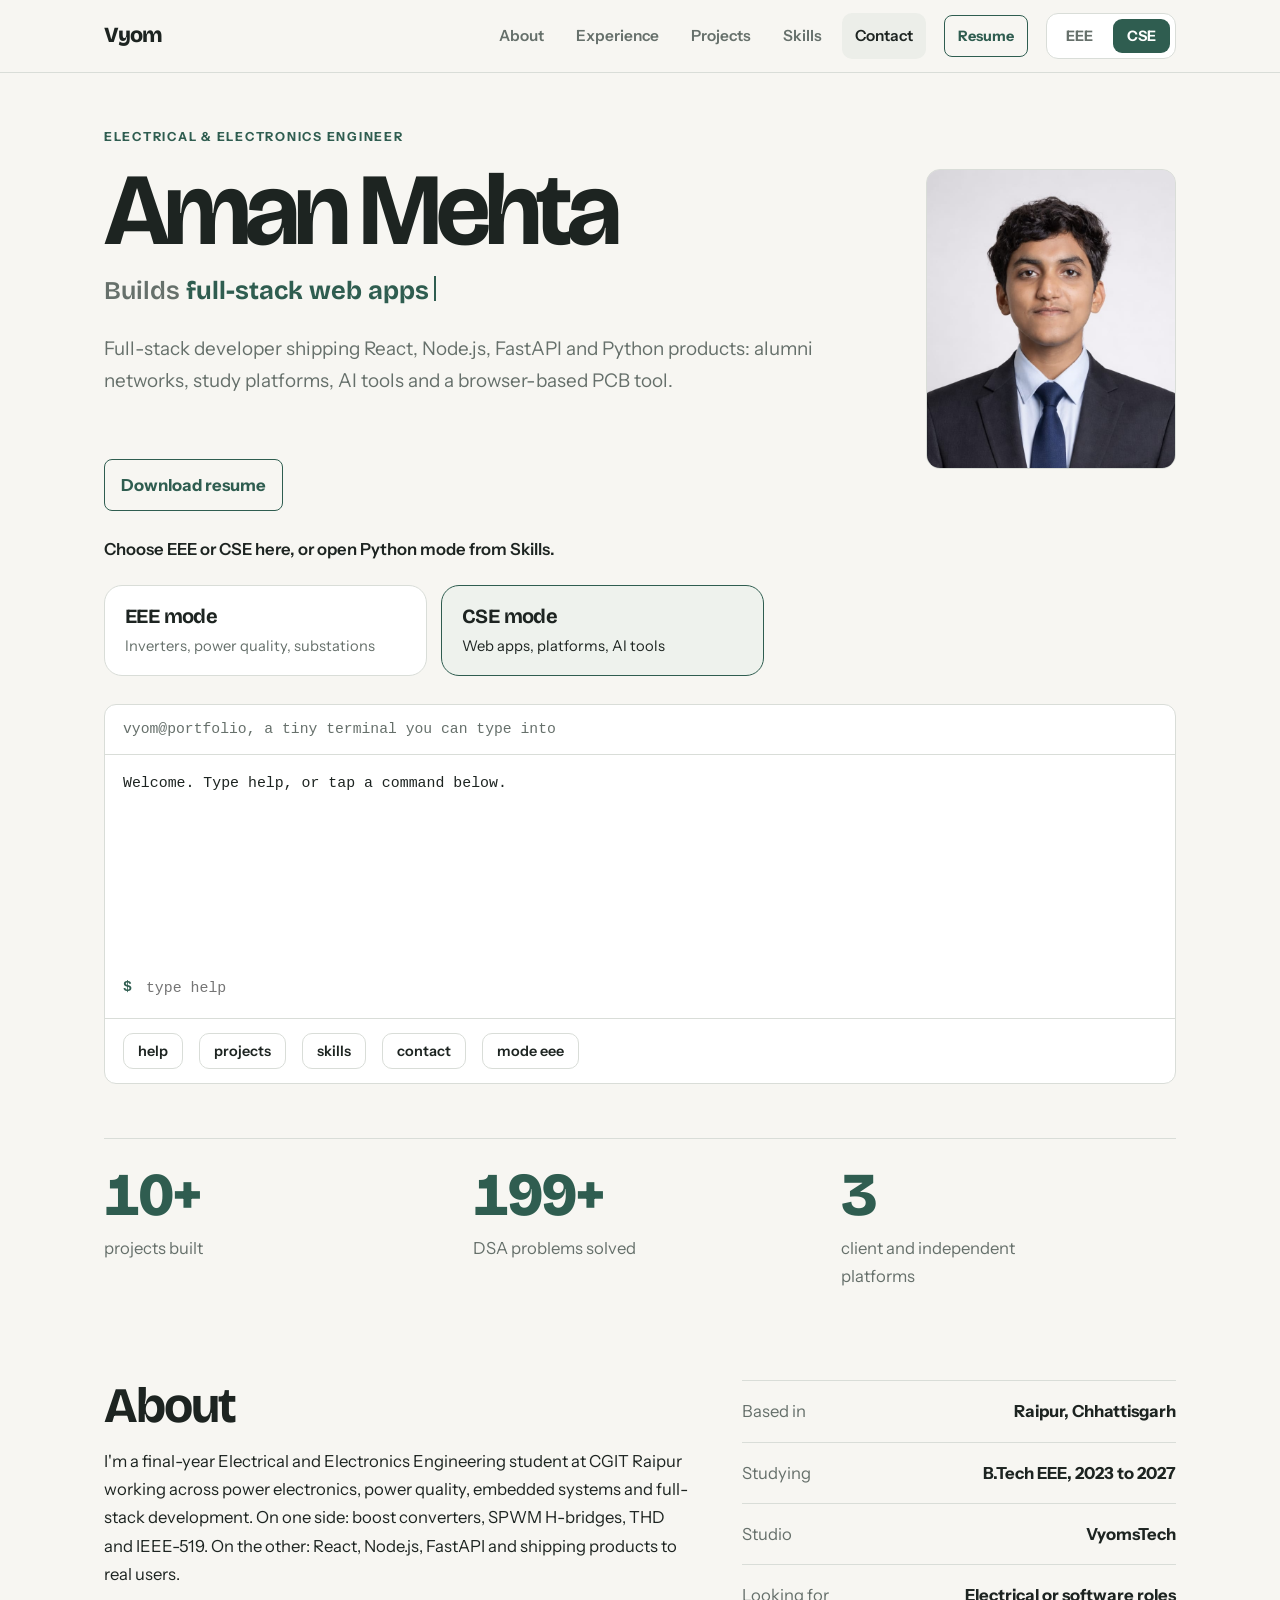
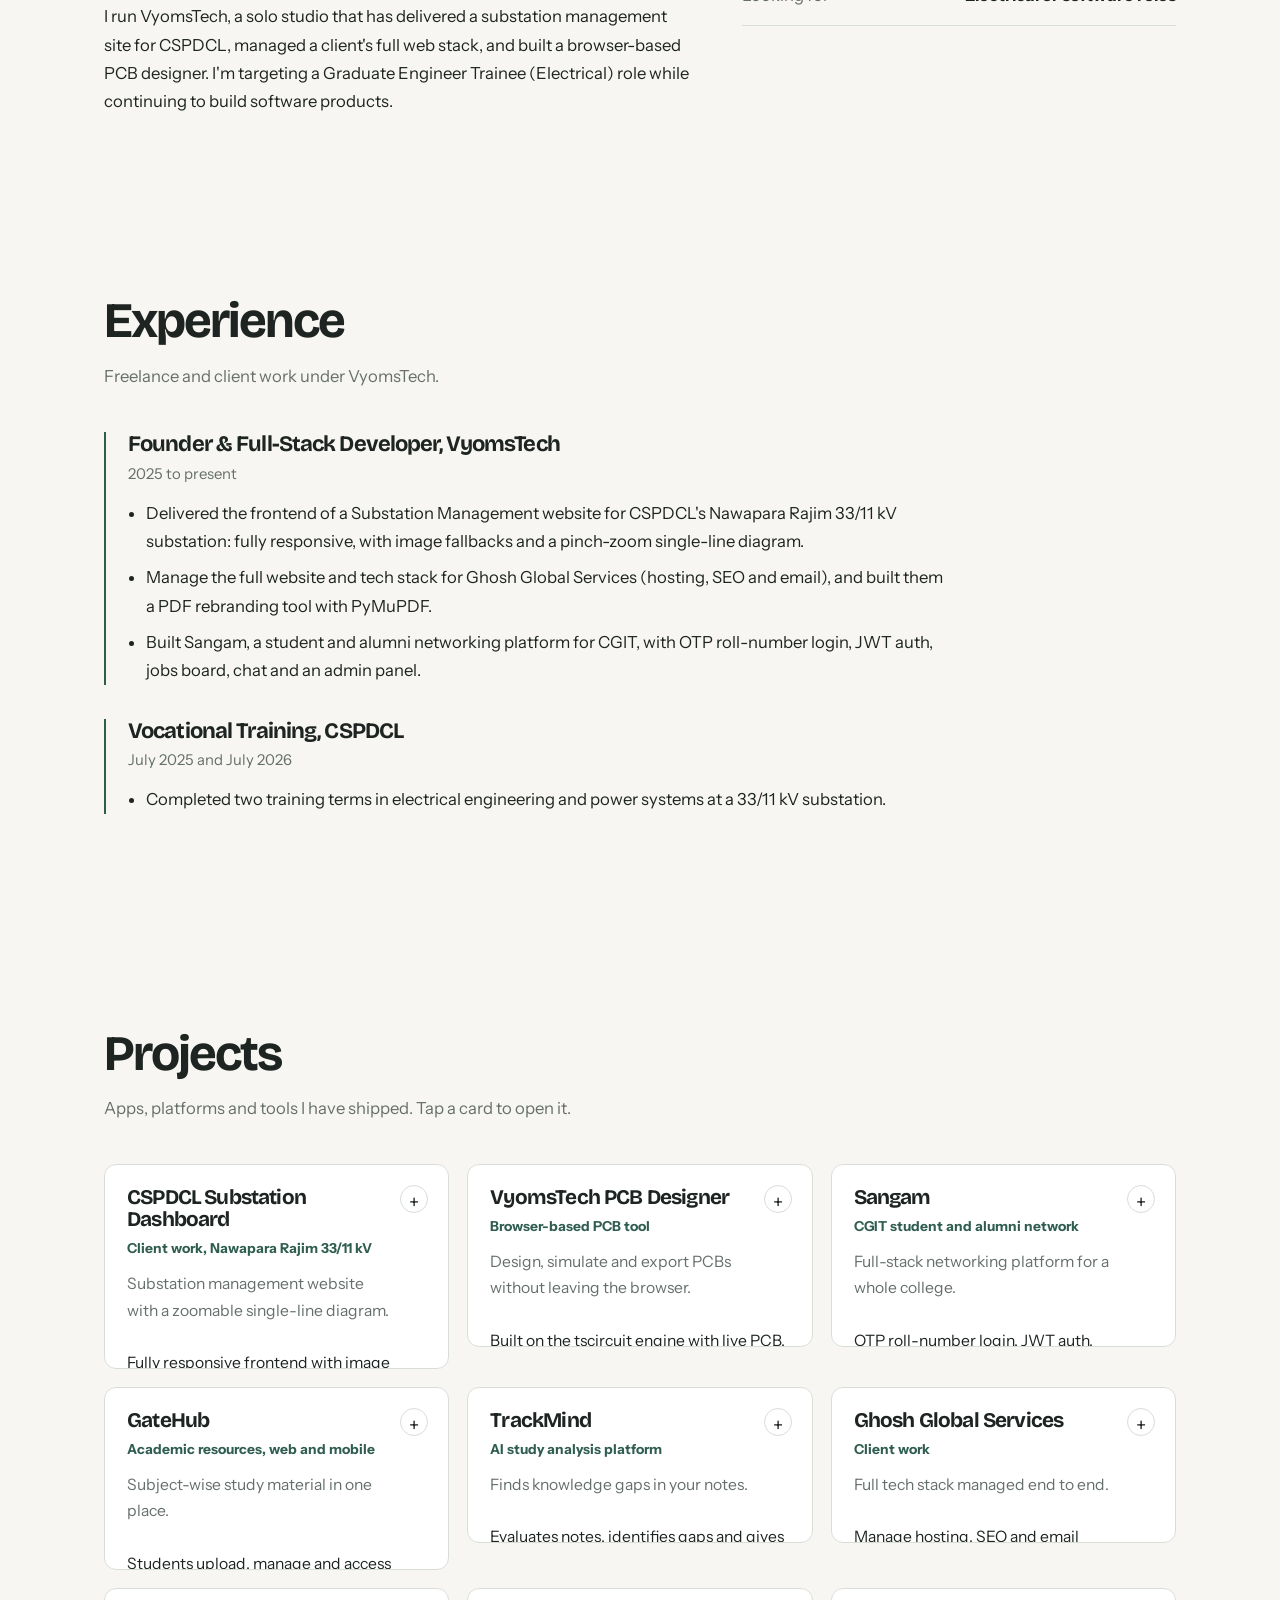
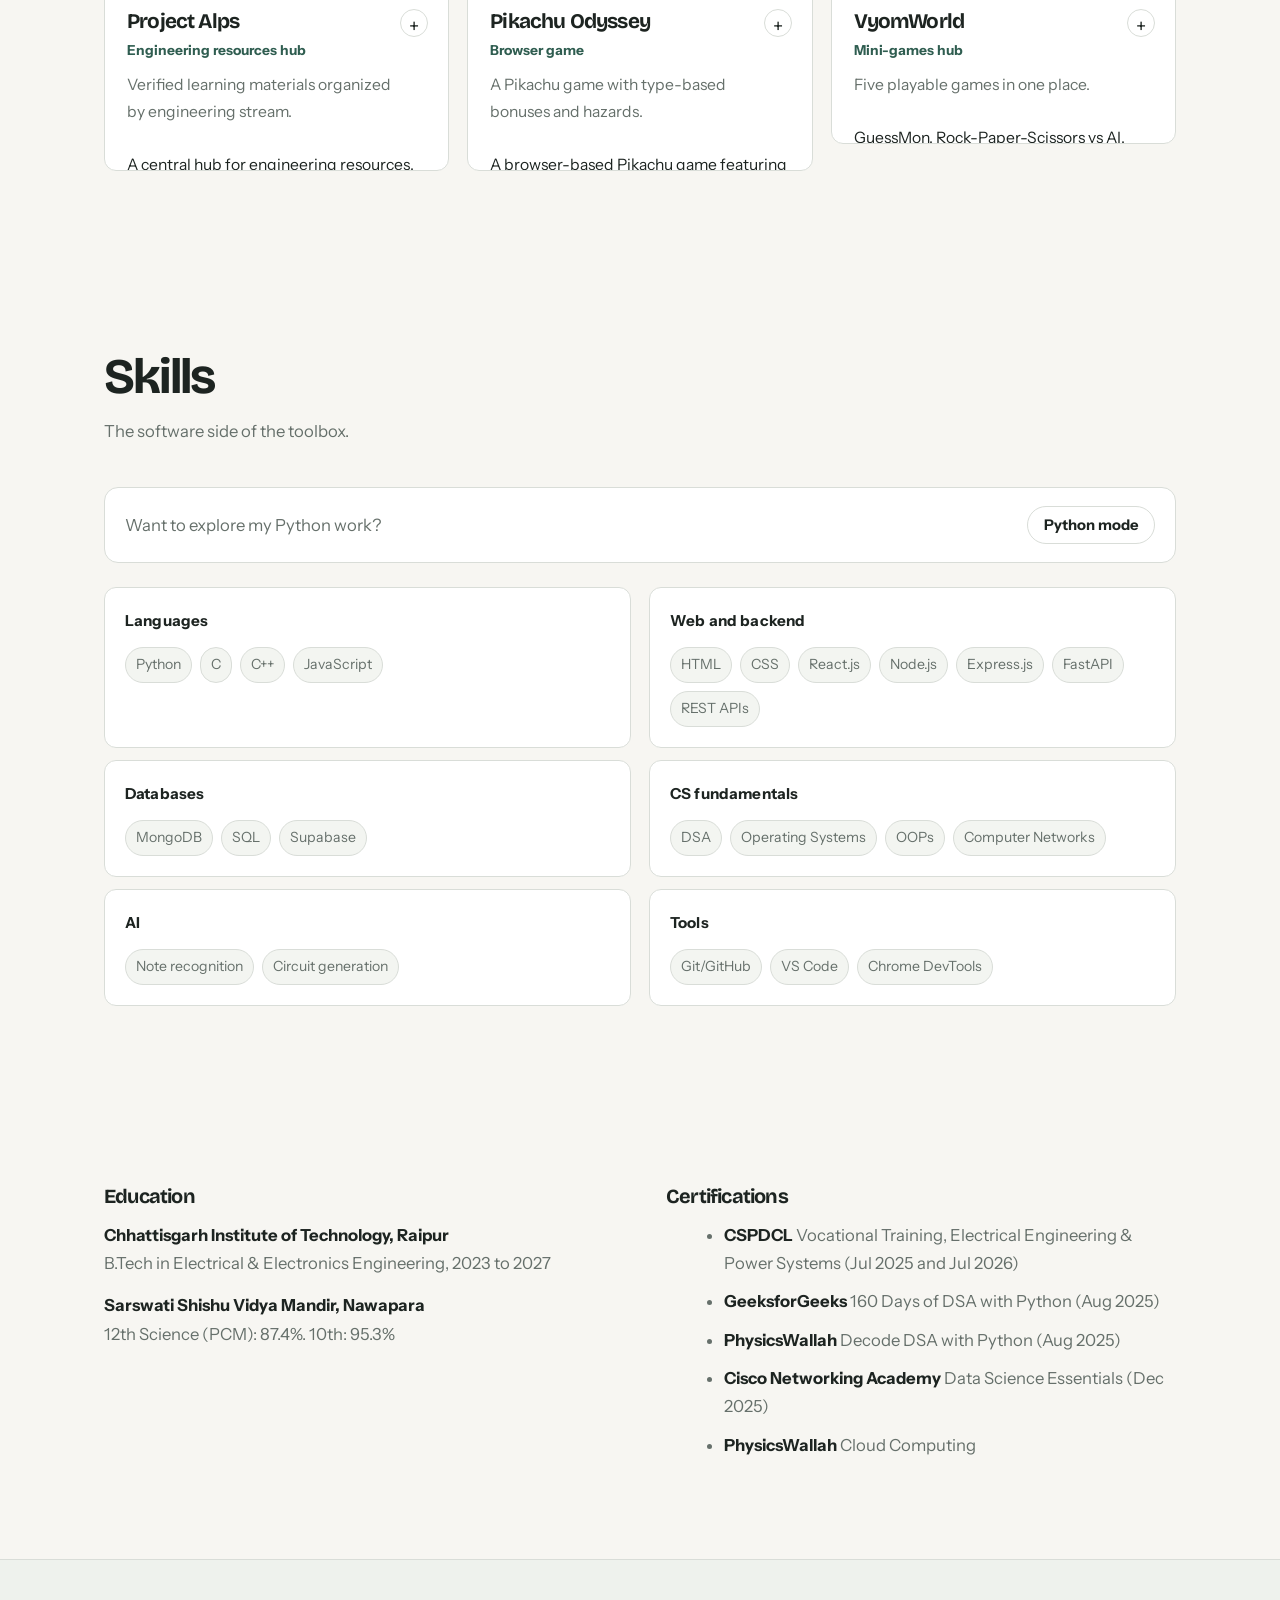
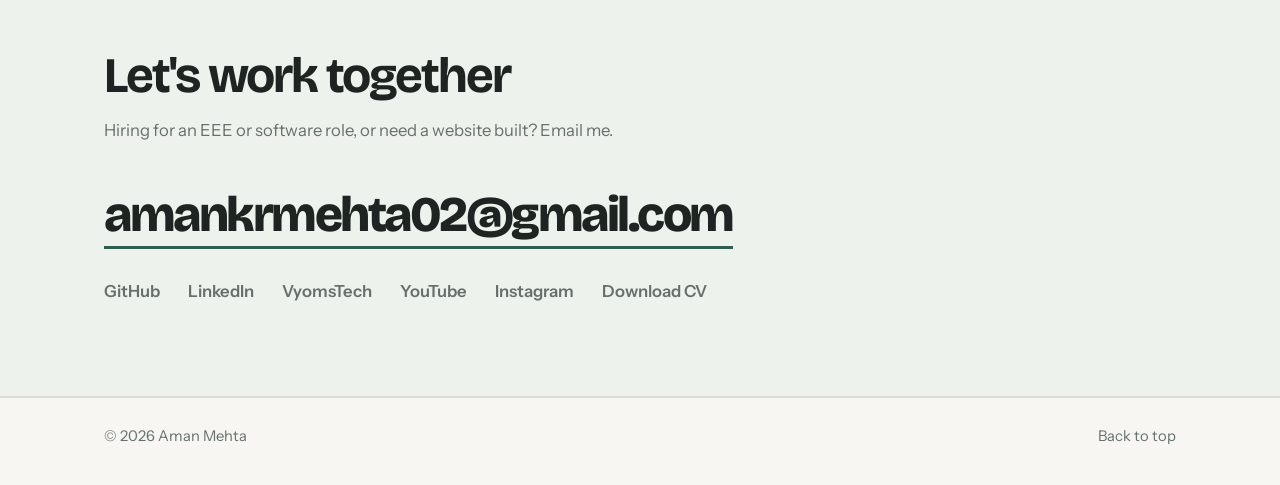
<file: index.html>
<!DOCTYPE html>
<html lang="en" data-mode="cse">
<head>
<meta charset="UTF-8">
<meta name="viewport" content="width=device-width, initial-scale=1, viewport-fit=cover">
<meta name="description" content="Aman Mehta is an Electrical and Electronics Engineering student building power systems, embedded hardware, software products, and AI tools.">
<title>Aman Mehta | Electrical Engineer and Full-Stack Developer</title>
<link rel="preconnect" href="https://fonts.googleapis.com">
<link rel="preconnect" href="https://fonts.gstatic.com" crossorigin>
<link href="https://fonts.googleapis.com/css2?family=Bricolage+Grotesque:wght@500;700;800&family=Instrument+Sans:wght@400;500;600&display=swap" rel="stylesheet">
<link rel="stylesheet" href="aman.css">
</head>
<body>
<header>
  <div class="wrap">
    <a class="logo" href="#home">Vyom</a>
    <nav id="nav">
      <a href="#about">About</a><a href="#work">Experience</a><a href="#projects">Projects</a><a href="#skills">Skills</a><a href="#contact">Contact</a>
    </nav>
    <a class="resume-link" id="resumeLink" href="Aman Mehta Resume.pdf" download>Resume</a>
    <div class="seg mini" role="group" aria-label="Choose mode">
      <button data-set="eee" aria-pressed="true">EEE</button>
      <button data-set="cse" aria-pressed="false">CSE</button>
    </div>
    <button id="menu" aria-expanded="false" aria-controls="nav">Menu</button>
  </div>
</header>

<main id="home">
<section class="hero">
  <div class="wrap">
    <div class="hero-grid">
      <div class="hero-copy">
        <p class="eyebrow">Electrical &amp; Electronics Engineer</p>
        <h1>Aman Mehta</h1>
        <p class="role">Builds <b id="typed"></b><span class="caret"></span></p>
        <p class="lede" id="lede"></p>
        <a class="resume-button" id="resumeButton" href="Aman Mehta Resume.pdf" download>Download resume</a>
      </div>
      <div class="hero-photo">
        <img src="vyom12.jpeg" alt="Aman Mehta in formal attire">
      </div>
    </div>

    <p class="pick">Choose EEE or CSE here, or open Python mode from Skills.</p>
    <div class="seg big" role="group" aria-label="Choose mode">
      <button data-set="eee" aria-pressed="true"><b>EEE mode</b><span>Inverters, power quality, substations</span></button>
      <button data-set="cse" aria-pressed="false"><b>CSE mode</b><span>Web apps, platforms, AI tools</span></button>
    </div>

    <div class="panel" id="scope">
      <div class="phead">Grid current, live. Drag the slider to add harmonics.</div>
      <canvas id="wave" width="1000" height="220" aria-label="Animated grid current waveform"></canvas>
      <div class="ctrl">
        <label for="dist">Distortion</label>
        <input id="dist" type="range" min="1.34" max="30" step="0.01" value="26.45">
        <strong id="thd">26.45%</strong>
        <button id="bad" type="button">Add distortion</button>
        <button id="fix" type="button" class="on">Apply PV-STATCOM</button>
      </div>
    </div>

    <div class="panel term" id="term" hidden>
      <div class="phead">vyom@portfolio, a tiny terminal you can type into</div>
      <div id="tout" role="log" aria-live="polite"></div>
      <form id="tf"><span class="ps">$</span><input id="tin" aria-label="Terminal command" autocomplete="off" autocapitalize="off" spellcheck="false" placeholder="type help"></form>
      <div class="ctrl"><button type="button" data-cmd="help">help</button><button type="button" data-cmd="projects">projects</button><button type="button" data-cmd="skills">skills</button><button type="button" data-cmd="contact">contact</button><button type="button" data-cmd="mode eee">mode eee</button></div>
    </div>
  </div>
</section>

<div class="wrap"><div class="stats" id="stats"></div></div>

<section id="about">
  <div class="wrap about">
    <div class="rv">
      <h2>About</h2>
      <p>I'm a final-year Electrical and Electronics Engineering student at CGIT Raipur working across power electronics, power quality, embedded systems and full-stack development. On one side: boost converters, SPWM H-bridges, THD and IEEE-519. On the other: React, Node.js, FastAPI and shipping products to real users.</p>
      <p>I run VyomsTech, a solo studio that has delivered a substation management site for CSPDCL, managed a client's full web stack, and built a browser-based PCB designer. I'm targeting a Graduate Engineer Trainee (Electrical) role while continuing to build software products.</p>
    </div>
    <dl class="facts rv">
      <div><dt>Based in</dt><dd>Raipur, Chhattisgarh</dd></div>
      <div><dt>Studying</dt><dd>B.Tech EEE, 2023 to 2027</dd></div>
      <div><dt>Studio</dt><dd>VyomsTech</dd></div>
      <div><dt>Looking for</dt><dd>Electrical or software roles</dd></div>
    </dl>
  </div>
</section>

<section id="work">
  <div class="wrap">
    <h2 class="rv">Experience</h2>
    <p class="sub rv">Freelance and client work under VyomsTech.</p>
    <div class="job rv">
      <h3>Founder &amp; Full-Stack Developer, VyomsTech</h3>
      <p class="when">2025 to present</p>
      <ul>
        <li>Delivered the frontend of a Substation Management website for CSPDCL's Nawapara Rajim 33/11 kV substation: fully responsive, with image fallbacks and a pinch-zoom single-line diagram.</li>
        <li>Manage the full website and tech stack for Ghosh Global Services (hosting, SEO and email), and built them a PDF rebranding tool with PyMuPDF.</li>
        <li>Built Sangam, a student and alumni networking platform for CGIT, with OTP roll-number login, JWT auth, jobs board, chat and an admin panel.</li>
      </ul>
    </div>
    <div class="job rv">
      <h3>Vocational Training, CSPDCL</h3>
      <p class="when">July 2025 and July 2026</p>
      <ul><li>Completed two training terms in electrical engineering and power systems at a 33/11 kV substation.</li></ul>
    </div>
  </div>
</section>

<section id="projects">
  <div class="wrap">
    <h2 class="rv">Projects</h2>
    <p class="sub rv" id="projSub"></p>
    <div class="grid" id="proj"></div>
  </div>
</section>

<section id="skills">
  <div class="wrap">
    <h2 class="rv">Skills</h2>
    <p class="sub rv" id="skillSub"></p>
    <div class="python-mode">
      <span>Want to explore my Python work?</span>
      <button type="button" data-set="python" aria-pressed="false">Python mode</button>
    </div>
    <dl class="skills" id="skillsList"></dl>
  </div>
</section>

<section id="education">
  <div class="wrap cols">
    <div class="edu rv">
      <h3>Education</h3>
      <p><b>Chhattisgarh Institute of Technology, Raipur</b><br>B.Tech in Electrical &amp; Electronics Engineering, 2023 to 2027</p>
      <p><b>Sarswati Shishu Vidya Mandir, Nawapara</b><br>12th Science (PCM): 87.4%. 10th: 95.3%</p>
    </div>
    <div class="rv">
      <h3>Certifications</h3>
      <ul>
        <li><b>CSPDCL</b> Vocational Training, Electrical Engineering &amp; Power Systems (Jul 2025 and Jul 2026)</li>
        <li><b>GeeksforGeeks</b> 160 Days of DSA with Python (Aug 2025)</li>
        <li><b>PhysicsWallah</b> Decode DSA with Python (Aug 2025)</li>
        <li><b>Cisco Networking Academy</b> Data Science Essentials (Dec 2025)</li>
        <li><b>PhysicsWallah</b> Cloud Computing</li>
      </ul>
    </div>
  </div>
</section>

<section id="contact" class="contact">
  <div class="wrap rv">
    <h2>Let's work together</h2>
    <p class="sub">Hiring for an EEE or software role, or need a website built? Email me.</p>
    <a class="mail" href="mailto:amankrmehta02@gmail.com">amankrmehta02@gmail.com</a>
    <div class="links">
      <a href="https://github.com/amanmehta276">GitHub</a>
      <a href="https://www.linkedin.com/in/aman-mehta-782334281/">LinkedIn</a>
      <a href="https://vyomstech.netlify.app">VyomsTech</a>
      <a href="https://www.youtube.com/@snaptoon276">YouTube</a>
      <a href="https://www.instagram.com/world_of_snap_/">Instagram</a>
      <a id="resumeContactLink" href="Aman Mehta Resume.pdf" download>Download CV</a>
    </div>
  </div>
</section>
</main>

<footer><div class="wrap"><span>&copy; 2026 Aman Mehta</span><a href="#home">Back to top</a></div></footer>
<script src="aman.js"></script>
</body>
</html>
</file>
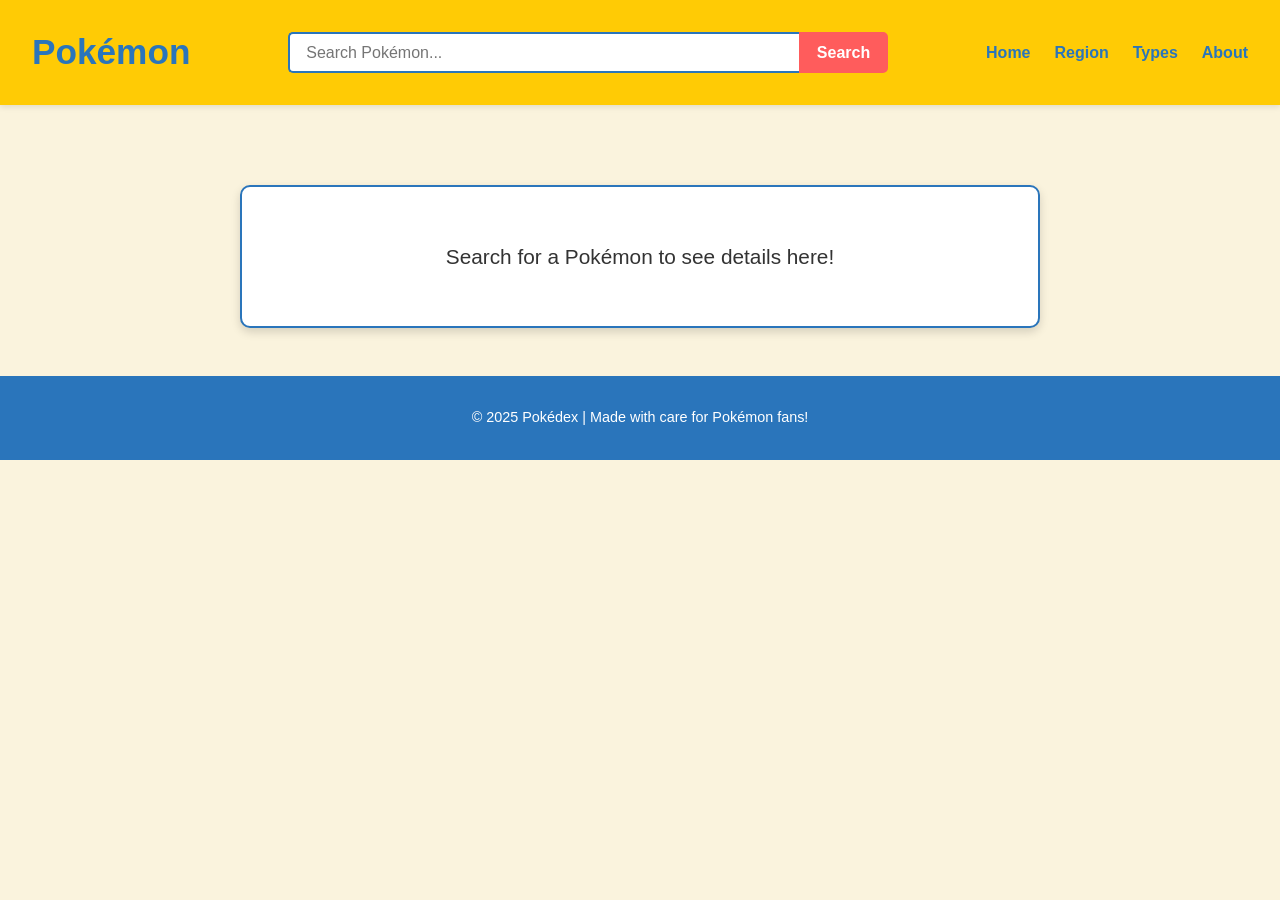
<file: pokedex.html>
<!DOCTYPE html>
<html lang="en">
<head>
  <meta charset="UTF-8">
  <meta name="viewport" content="width=device-width, initial-scale=1.0">
  <title>Pokédex</title>
  <link rel="stylesheet" href="pokedex.css">
</head>
<body>
  <header>
    <!-- Pokémon Title -->
    <h1>Pokémon</h1>

    <!-- Search Bar -->
    <div class="search-bar">
      <label for="pokemon-search" class="sr-only"></label>
      <input type="text" id="pokemon-search" placeholder="Search Pokémon...">
      <button id="search-button">Search</button>
    </div>

    <!-- Links with Dropdowns -->
    <nav>
      <ul>
        <li><a href="http://127.0.0.1:5500/index.html"><div class="p1">Home</div></a></li>

        <!-- Region Dropdown -->
        <li class="dropdown">
          <a href="#region"><div class="p1">Region</div></a>
          <ul class="dropdown-menu">
            <li><a href="#kanto">Kanto</a></li>
            <li><a href="#johto">Johto</a></li>
            <li><a href="#hoenn">Hoenn</a></li>
            <li><a href="#sinnoh">Sinnoh</a></li>
            <li><a href="#unova">Unova</a></li>
            <li><a href="#kalos">Kalos</a></li>
            <li><a href="#alola">Alola</a></li>
            <li><a href="#galar">Galar</a></li>
            <li><a href="#paldea">Paldea</a></li>
          </ul>
        </li>

        <!-- Types Dropdown -->
        <li class="dropdown">
          <a href="#types"><div class="p1">Types</div></a>
          <ul class="dropdown-menu">
            <li><a href="#normal">Normal</a></li>
            <li><a href="#fire">Fire</a></li>
            <li><a href="#water">Water</a></li>
            <li><a href="#grass">Grass</a></li>
            <li><a href="#electric">Electric</a></li>
            <li><a href="#ice">Ice</a></li>
            <li><a href="#fighting">Fighting</a></li>
            <li><a href="#poison">Poison</a></li>
            <li><a href="#ground">Ground</a></li>
            <li><a href="#flying">Flying</a></li>
            <li><a href="#psychic">Psychic</a></li>
            <li><a href="#bug">Bug</a></li>
            <li><a href="#rock">Rock</a></li>
            <li><a href="#ghost">Ghost</a></li>
            <li><a href="#dragon">Dragon</a></li>
            <li><a href="#dark">Dark</a></li>
            <li><a href="#steel">Steel</a></li>
            <li><a href="#fairy">Fairy</a></li>
          </ul>
        </li>

        <li><a href="#about"><div class="p1">About</div></a></li>
      </ul>
    </nav>
  </header>
  <main>
      <section class="pokemon-info">
        <p>Search for a Pokémon to see details here!</p>
      </section>
  </main>
  <footer>
    <p>&copy; 2025 Pokédex | Made with care for Pokémon fans!</p> 
  </footer>
  <script src="pokedex.js"></script>
</body>
</html>
</file>
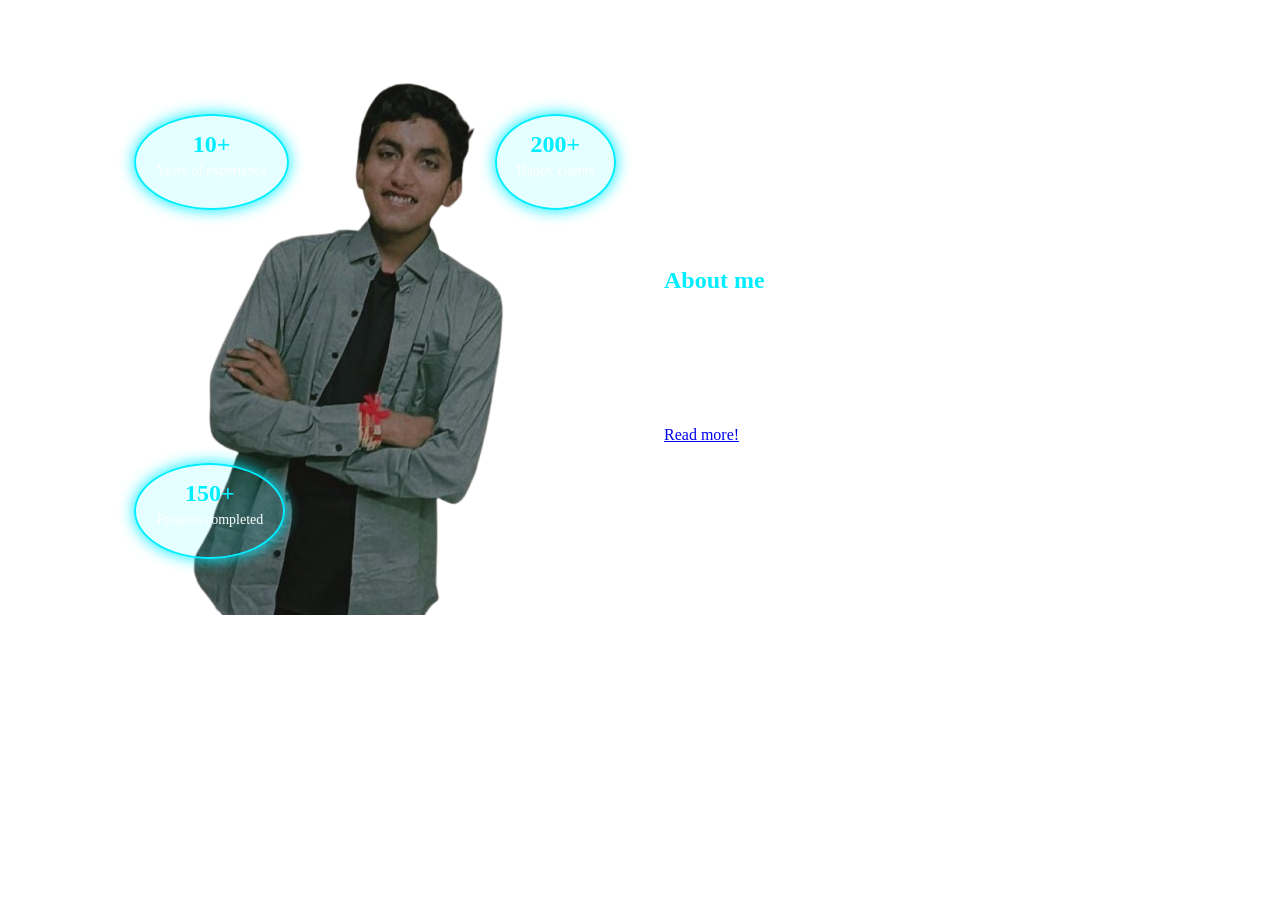
<file: skills.html>
<!DOCTYPE html>
<html lang="en">
<head>
    <meta charset="UTF-8">
    <meta name="viewport" content="width=device-width, initial-scale=1.0">
    <title>Document</title>
    <link rel="stylesheet" href="skills.css">
</head>
<body>
    <section id="about" class="about">
    <div class="about-img">
        <img src="aman_about-removebg-preview.png" alt="">
        <div class="info-about top-left">
            <span>10+</span>
            <p>Years of experience</p>
        </div>
        <div class="info-about bottom-left">
            <span>150+</span>
            <p>Projects completed</p>
        </div>
        <div class="info-about top-right">
            <span>200+</span>
            <p>Happy clients</p>
        </div>
    </div>

    <div class="about-content">
        <span>Let me introduce myself</span>
        <h2>About me</h2>
        <h3>A story of good</h3>
        <p>Lorem ipsum dolor sit amet consectetur adipisicing elit. Quia modi voluptate dicta accusamus beatae quod tenetur.</p>
        <a href="#" class="btn">Read more!</a>
    </div>
</section>
</body>
</html>
</file>
<file: aman.css>
:root {
  --bg: #071825;
  --bg-elev: #0b2236;
  --panel: rgba(12, 22, 32, 0.8);
  --panel-strong: #0e1d2b;
  --ink: #edf6ff;
  --mute: #a7bdd3;
  --line: rgba(128, 154, 182, 0.18);
  --primary: #7cb7ff;
  --primary-strong: #5aa2ff;
  --secondary: #80d9ff;
  --accent: #8bb7ff;
  --mint: #7fe7d8;
  --glow: 124, 183, 255;
  --head: 'Bricolage Grotesque', 'Segoe UI', sans-serif;
  --body: 'Instrument Sans', 'Segoe UI', sans-serif;
  --mx: 50vw;
  --my: 30vh;
  color-scheme: dark;
  box-sizing: border-box;
  padding-top: env(safe-area-inset-top, 0px);
  padding-bottom: env(safe-area-inset-bottom, 0px);
}

:root[data-mode="cse"] {
  --bg: #0b1220;
  --bg-elev: #111a2d;
  --panel: rgba(17, 24, 39, 0.8);
  --panel-strong: #101827;
  --ink: #eef3ff;
  --mute: #9aa9d2;
  --line: rgba(148, 163, 184, 0.16);
  --primary: #8ab4ff;
  --primary-strong: #6d8cff;
  --secondary: #c084fc;
  --accent: #f9a8d4;
  --mint: #7ee7d7;
  --glow: 138, 180, 255;
}

* { box-sizing: border-box; margin: 0; }

html {
  scroll-behavior: smooth;
  scroll-padding-top: calc(80px + env(safe-area-inset-top, 0px));
}

body {
  background: var(--bg);
  color: var(--ink);
  font: 400 1.04rem/1.7 var(--body);
  -webkit-font-smoothing: antialiased;
  transition: background-color 0.4s ease;
  position: relative;
}

body::before {
  content: "";
  position: fixed;
  inset: 0;
  z-index: -2;
  background:
    radial-gradient(680px circle at var(--mx) var(--my), rgba(var(--glow), 0.12), transparent 55%),
    radial-gradient(1100px circle at 18% 18%, rgba(128, 217, 255, 0.08), transparent 50%),
    linear-gradient(180deg, rgba(255,255,255,0.02), transparent 28%);
  pointer-events: none;
}

body::after {
  content: "";
  position: fixed;
  inset: 0;
  z-index: -1;
  background: transparent;
  pointer-events: none;
}

:root[data-mode="cse"] body::after {
  background: transparent;
}

a { color: inherit; }

:focus-visible {
  outline: 2px solid var(--primary);
  outline-offset: 3px;
  border-radius: 8px;
}

h1, h2, h3 {
  font-family: var(--head);
  line-height: 1.06;
  letter-spacing: -0.04em;
}

p { margin: 0; }

.wrap {
  max-width: 1120px;
  margin: 0 auto;
  padding: 0 24px;
}

header {
  position: fixed;
  inset: 0 0 auto 0;
  z-index: 20;
  backdrop-filter: blur(18px);
  background: rgba(6, 19, 31, 0.72);
  border-bottom: 1px solid var(--line);
  padding-top: env(safe-area-inset-top, 0px);
}

header .wrap {
  display: flex;
  align-items: center;
  gap: 18px;
  height: 72px;
}

.logo {
  margin-right: auto;
  text-decoration: none;
  font: 800 1.35rem/1 var(--head);
  letter-spacing: -0.05em;
  color: var(--ink);
  position: relative;
}

.logo::after {
  content: "";
  display: inline-block;
  width: 9px;
  height: 9px;
  margin-left: 8px;
  background: linear-gradient(135deg, var(--primary), var(--secondary));
  border-radius: 50%;
  box-shadow: 0 0 18px rgba(var(--glow), 0.8);
  vertical-align: middle;
}

nav {
  display: flex;
  align-items: center;
  gap: 8px;
}

nav a {
  text-decoration: none;
  color: var(--mute);
  padding: 9px 12px;
  border-radius: 10px;
  font-size: 0.96rem;
  font-weight: 600;
  transition: 0.2s ease;
}

nav a:hover,
nav a.on {
  color: var(--ink);
  background: rgba(255,255,255,0.04);
  border: 1px solid rgba(255,255,255,0.05);
}

.resume-link,
.resume-button {
  color: var(--primary);
  border: 1px solid var(--primary);
  border-radius: 8px;
  font-weight: 700;
  text-decoration: none;
  transition: background 0.2s ease, color 0.2s ease;
}

.resume-link {
  padding: 8px 13px;
  font-size: 0.9rem;
}

.resume-button {
  display: inline-block;
  margin-top: 24px;
  padding: 11px 16px;
}

.resume-link:hover,
.resume-button:hover {
  background: var(--primary);
  color: #ffffff;
}

#menu {
  display: none;
  background: transparent;
  border: 1px solid var(--line);
  color: var(--ink);
  border-radius: 10px;
  padding: 8px 12px;
  font: 600 0.95rem var(--body);
}

section {
  padding: 90px 0;
}

h2 {
  font-size: clamp(2.2rem, 4vw, 3.1rem);
  margin-bottom: 14px;
}

.sub {
  color: var(--mute);
  max-width: 58ch;
  margin-bottom: 42px;
}

.seg button {
  font-family: var(--body);
  cursor: pointer;
  color: var(--ink);
  transition: transform 0.2s ease, border-color 0.2s ease, background 0.2s ease, box-shadow 0.2s ease;
}

.seg.mini {
  display: flex;
  align-items: center;
  gap: 6px;
  padding: 5px;
  border-radius: 12px;
  background: rgba(255,255,255,0.03);
  border: 1px solid var(--line);
}

.seg.mini button {
  border: 0;
  background: transparent;
  color: var(--mute);
  border-radius: 9px;
  padding: 8px 14px;
  font-weight: 700;
  font-size: 0.9rem;
}

.seg.mini button[aria-pressed="true"] {
  background: linear-gradient(135deg, var(--primary), var(--secondary));
  color: #06131f;
  box-shadow: 0 6px 18px rgba(var(--glow), 0.35);
}

.seg.big {
  display: grid;
  grid-template-columns: repeat(2, minmax(0, 1fr));
  gap: 14px;
  max-width: 660px;
  margin-top: 22px;
}

.seg.big button {
  display: grid;
  gap: 6px;
  text-align: left;
  padding: 18px 20px;
  border-radius: 18px;
  background: rgba(255,255,255,0.02);
  border: 1px solid var(--line);
  box-shadow: inset 0 1px 0 rgba(255,255,255,0.04);
}

.seg.big b {
  font: 700 1.26rem/1.2 var(--head);
  letter-spacing: -0.03em;
}

.seg.big span {
  color: var(--mute);
  font-size: 0.92rem;
  line-height: 1.5;
}

.seg.big button:hover {
  transform: translateY(-3px);
  border-color: rgba(var(--glow), 0.8);
  box-shadow: 0 18px 40px -22px rgba(var(--glow), 0.4);
}

.seg.big button[aria-pressed="true"] {
  background: linear-gradient(135deg, rgba(var(--glow), 0.12), rgba(255,255,255,0.02));
  border-color: rgba(var(--glow), 0.85);
  box-shadow: 0 0 0 1px rgba(var(--glow), 0.4), 0 18px 40px -22px rgba(var(--glow), 0.5);
}

.hero {
  padding: calc(84px + 42px) 0 32px;
}

.hero .wrap {
  position: relative;
}

.hero h1 {
  font-size: clamp(3.2rem, 8vw, 7rem);
  letter-spacing: -0.06em;
  line-height: 0.9;
  margin-bottom: 16px;
}

.role {
  font: 600 clamp(1.2rem, 2vw, 1.7rem)/1.4 var(--head);
  color: var(--mute);
  min-height: 1.7em;
  margin-bottom: 16px;
}

.role b {
  color: var(--primary);
}

.caret {
  display: inline-block;
  width: 2px;
  height: 1em;
  background: var(--primary);
  vertical-align: -0.08em;
  margin-left: 5px;
  animation: blink 1s steps(1) infinite;
}

@keyframes blink {
  50% { opacity: 0; }
}

.lede {
  color: var(--mute);
  max-width: 62ch;
  font-size: clamp(1.02rem, 1.8vw, 1.18rem);
  min-height: 5.4em;
}

.pick {
  margin-top: 24px;
  color: var(--ink);
  font-weight: 600;
}

.panel {
  margin-top: 28px;
  border: 1px solid var(--line);
  background: rgba(10, 18, 28, 0.7);
  border-radius: 22px;
  overflow: hidden;
  backdrop-filter: blur(10px);
  box-shadow: 0 26px 70px -38px rgba(var(--glow), 0.52);
}

.panel[hidden] { display: none; }

.phead {
  padding: 12px 18px;
  border-bottom: 1px solid var(--line);
  color: var(--mute);
  font-size: 0.92rem;
}

#wave {
  display: block;
  width: 100%;
  height: 220px;
  background: linear-gradient(180deg, rgba(255,255,255,0.02), rgba(255,255,255,0));
}

.ctrl {
  display: flex;
  flex-wrap: wrap;
  align-items: center;
  gap: 12px 16px;
  padding: 14px 18px;
  border-top: 1px solid var(--line);
  color: var(--mute);
  font-size: 0.94rem;
}

.ctrl input[type="range"] {
  flex: 1 1 180px;
  accent-color: var(--primary);
}

.ctrl strong {
  color: var(--ink);
  font: 700 1.35rem/1 var(--head);
  min-width: 92px;
  font-variant-numeric: tabular-nums;
}

.ctrl button {
  background: rgba(255,255,255,0.02);
  border: 1px solid var(--line);
  color: var(--ink);
  border-radius: 10px;
  padding: 8px 14px;
  font: 600 0.9rem var(--body);
  cursor: pointer;
}

.ctrl button:hover {
  border-color: rgba(var(--glow), 0.8);
}

.ctrl button.on {
  background: linear-gradient(135deg, var(--primary), var(--secondary));
  color: #06131f;
  border-color: transparent;
  box-shadow: 0 12px 28px -16px rgba(var(--glow), 0.7);
}

.term {
  font-family: ui-monospace, SFMono-Regular, Menlo, Consolas, monospace;
  font-size: 0.93rem;
}

#tout {
  height: 220px;
  overflow: auto;
  padding: 16px 18px;
  white-space: pre-wrap;
  line-height: 1.7;
  color: var(--ink);
}

#tout .cmd {
  color: var(--mint);
}

#tf {
  display: flex;
  gap: 12px;
  padding: 0 18px 16px;
}

#tf .ps {
  color: var(--mint);
  font-weight: 700;
}

#tf input {
  flex: 1;
  background: transparent;
  border: 0;
  color: var(--ink);
  font: inherit;
  outline: none;
}

.term .ctrl {
  font-family: var(--body);
}

.stats {
  display: grid;
  grid-template-columns: repeat(3, minmax(0, 1fr));
  gap: 22px;
  padding-top: 26px;
  margin-top: 22px;
  border-top: 1px solid var(--line);
}

.num {
  font: 800 clamp(2.3rem, 5vw, 3.8rem)/1 var(--head);
  letter-spacing: -0.05em;
  color: var(--primary);
  font-variant-numeric: tabular-nums;
}

.stats p {
  color: var(--mute);
  max-width: 22ch;
  margin-top: 8px;
}

.about {
  display: grid;
  grid-template-columns: 1.35fr 1fr;
  gap: 52px;
  align-items: start;
}

.about p + p {
  margin-top: 14px;
}

.facts {
  border-top: 1px solid var(--line);
}

.facts div {
  display: flex;
  justify-content: space-between;
  gap: 16px;
  padding: 16px 0;
  border-bottom: 1px solid var(--line);
}

.facts dt {
  color: var(--mute);
}

.facts dd {
  text-align: right;
  font-weight: 700;
}

.job {
  border-left: 3px solid var(--primary);
  padding: 0 0 0 22px;
  margin-bottom: 34px;
}

.job h3 {
  font-size: 1.38rem;
  margin-bottom: 6px;
}

.job .when {
  color: var(--mute);
  font-size: 0.93rem;
  margin-bottom: 12px;
}

.job ul {
  display: grid;
  gap: 8px;
  padding-left: 18px;
  max-width: 75ch;
}

.grid {
  display: grid;
  grid-template-columns: repeat(auto-fit, minmax(min(100%, 290px), 1fr));
  gap: 18px;
  align-items: start;
}

.card {
  position: relative;
  background: rgba(255,255,255,0.02);
  border: 1px solid var(--line);
  border-radius: 18px;
  overflow: hidden;
  transition: transform 0.25s ease, border-color 0.25s ease, box-shadow 0.25s ease;
  animation: rise 0.5s ease both;
  animation-delay: calc(var(--i) * 70ms);
}

.card::before {
  content: "";
  position: absolute;
  inset: 0;
  background: radial-gradient(260px circle at var(--cx, 50%) var(--cy, 50%), rgba(var(--glow), 0.14), transparent 60%);
  opacity: 0;
  transition: opacity 0.25s ease;
  pointer-events: none;
}

.card:hover {
  transform: translateY(-4px);
  border-color: rgba(var(--glow), 0.72);
  box-shadow: 0 24px 50px -30px rgba(var(--glow), 0.5);
}

.card:hover::before { opacity: 1; }

@keyframes rise {
  from {
    opacity: 0;
    transform: translateY(18px);
  }
}

.card .head {
  position: relative;
  display: block;
  width: 100%;
  text-align: left;
  background: transparent;
  border: 0;
  color: inherit;
  font: inherit;
  cursor: pointer;
  padding: 22px 54px 22px 22px;
}

.card h3 {
  font-size: 1.3rem;
  margin-bottom: 6px;
}

.card .kind {
  display: block;
  color: var(--primary);
  font-size: 0.86rem;
  font-weight: 700;
  margin-bottom: 10px;
}

.card .head p {
  color: var(--mute);
  font-size: 0.98rem;
}

.plus {
  position: absolute;
  right: 20px;
  top: 20px;
  width: 28px;
  height: 28px;
  display: grid;
  place-items: center;
  border-radius: 50%;
  border: 1px solid var(--line);
  color: var(--ink);
  font-size: 1.2rem;
  transition: transform 0.25s ease, background 0.25s ease, color 0.25s ease, border-color 0.25s ease;
}

.card.open .plus {
  transform: rotate(45deg);
  background: linear-gradient(135deg, var(--primary), var(--secondary));
  border-color: transparent;
  color: #06131f;
}

.more {
  display: grid;
  grid-template-rows: 0fr;
  transition: grid-template-rows 0.35s ease;
}

.card.open .more {
  grid-template-rows: 1fr;
}

.more > div {
  overflow: hidden;
  padding: 0 22px 22px;
}

.more p {
  color: var(--ink);
  font-size: 0.98rem;
  padding-top: 4px;
}

.tags {
  display: flex;
  flex-wrap: wrap;
  gap: 8px;
  margin-top: 14px;
}

.tags span {
  border: 1px solid var(--line);
  border-radius: 999px;
  padding: 5px 10px;
  font-size: 0.82rem;
  color: var(--mute);
  background: rgba(255,255,255,0.02);
}

.visit {
  display: inline-flex;
  align-items: center;
  gap: 7px;
  margin-top: 18px;
  padding: 9px 13px;
  border: 1px solid var(--line);
  border-radius: 999px;
  color: var(--ink);
  font-size: 0.9rem;
  font-weight: 700;
  transition: background 0.2s ease, border-color 0.2s ease, color 0.2s ease;
}

.visit:hover {
  background: linear-gradient(135deg, var(--primary), var(--secondary));
  border-color: transparent;
  color: #06131f;
}

.skills {
  display: grid;
  grid-template-columns: repeat(2, minmax(0, 1fr));
  gap: 0 52px;
  border-top: 1px solid var(--line);
}

.python-mode {
  display: flex;
  align-items: center;
  justify-content: space-between;
  gap: 16px;
  margin: 24px 0;
  padding: 18px 20px;
  border: 1px solid var(--line);
  border-radius: 14px;
  background: var(--bg-elev);
  color: var(--mute);
}

.python-mode button {
  flex: 0 0 auto;
  padding: 9px 16px;
  border: 1px solid var(--line);
  border-radius: 999px;
  background: transparent;
  color: var(--ink);
  font: 700 0.92rem var(--body);
  cursor: pointer;
  transition: background 0.2s ease, border-color 0.2s ease, color 0.2s ease;
}

.python-mode button:hover,
.python-mode button[aria-pressed="true"] {
  border-color: var(--primary);
  background: #eef2ed;
  color: var(--primary);
}

.skills > div {
  display: grid;
  grid-template-columns: 140px 1fr;
  gap: 12px;
  padding: 18px 0;
  border-bottom: 1px solid var(--line);
  animation: rise 0.5s ease both;
}

.skills dt {
  font-weight: 700;
  color: var(--ink);
}

.skills dd {
  display: flex;
  flex-wrap: wrap;
  gap: 8px;
}

.skills dd span {
  border: 1px solid var(--line);
  border-radius: 999px;
  padding: 5px 12px;
  color: var(--mute);
  font-size: 0.88rem;
  transition: 0.2s ease;
}

.skills dd span:hover {
  color: #06131f;
  background: linear-gradient(135deg, var(--primary), var(--secondary));
  border-color: transparent;
  transform: translateY(-2px);
}

.cols {
  display: grid;
  grid-template-columns: repeat(2, minmax(0, 1fr));
  gap: 52px;
}

.cols h3 {
  font-size: 1.25rem;
  margin-bottom: 14px;
}

.cols li {
  margin: 0 0 10px 18px;
  color: var(--mute);
}

.cols li b {
  color: var(--ink);
}

.edu p {
  color: var(--mute);
}

.edu p b {
  color: var(--ink);
}

.edu p + p {
  margin-top: 14px;
}

.contact {
  background: linear-gradient(180deg, rgba(255,255,255,0.02), rgba(148,163,184,0.04));
  border-top: 1px solid var(--line);
  border-bottom: 1px solid var(--line);
}

.mail {
  display: inline-block;
  font: 800 clamp(1.5rem, 4vw, 3.1rem)/1.12 var(--head);
  letter-spacing: -0.05em;
  text-decoration: none;
  border-bottom: 3px solid var(--primary);
  padding-bottom: 4px;
  word-break: break-all;
  transition: color 0.2s ease;
}

.mail:hover {
  color: var(--primary);
}

.links {
  display: flex;
  flex-wrap: wrap;
  gap: 12px 28px;
  margin-top: 28px;
}

.links a {
  text-decoration: none;
  color: var(--mute);
  font-weight: 600;
}

.links a:hover { color: var(--ink); }

footer {
  padding: 26px 0 36px;
  color: var(--mute);
  font-size: 0.92rem;
  border-top: 1px solid var(--line);
}

footer .wrap {
  display: flex;
  justify-content: space-between;
  gap: 12px;
  flex-wrap: wrap;
}

footer a {
  text-decoration: none;
}

.rv {
  opacity: 0;
  transform: translateY(14px);
  transition: opacity 0.6s ease, transform 0.6s ease;
}

.rv.in {
  opacity: 1;
  transform: none;
}

@media (prefers-reduced-motion: reduce) {
  html { scroll-behavior: auto; }
  .rv { opacity: 1; transform: none; transition: none; }
  .caret { animation: none; }
  .card, .skills > div { animation: none; }
}

@media (max-width: 860px) {
  section { padding: 72px 0; }

  .about,
  .cols,
  .skills {
    grid-template-columns: 1fr;
  }

  .about,
  .cols {
    gap: 32px;
  }

  .stats { grid-template-columns: repeat(3, minmax(0, 1fr)); }

  .seg.big { grid-template-columns: 1fr; }

  #menu { display: block; }

  .resume-link {
    margin-left: auto;
  }

  nav {
    position: absolute;
    left: 0;
    right: 0;
    top: calc(72px + env(safe-area-inset-top, 0px));
    background: rgba(8, 17, 27, 0.96);
    backdrop-filter: blur(18px);
    border-bottom: 1px solid var(--line);
    display: none;
    flex-direction: column;
    padding: 12px 24px 18px;
  }

  nav.open {
    display: flex;
  }

  nav a {
    padding: 12px 10px;
  }
}

@media (max-width: 560px) {
  .wrap { padding: 0 16px; }
  .hero { padding-top: calc(86px + 24px); }
  .stats { grid-template-columns: 1fr; }
  .skills > div { grid-template-columns: 1fr; }
  header .wrap {
    gap: 8px;
    padding: 0 16px;
  }
  .resume-link { display: none; }
  .seg.mini {
    width: fit-content;
    gap: 3px;
    padding: 3px;
  }
  .seg.mini button { padding: 7px 9px; }
  #menu { padding: 7px 10px; }
  .ctrl { align-items: flex-start; }
  .mail { font-size: clamp(1.3rem, 7vw, 2.2rem); }
}

@media (max-width: 480px) {
  .python-mode {
    align-items: flex-start;
    flex-direction: column;
  }
}

/* Restrained editorial theme */
:root,
:root[data-mode="cse"] {
  --bg: #f7f6f2;
  --bg-elev: #ffffff;
  --panel: #ffffff;
  --panel-strong: #ffffff;
  --ink: #1d2421;
  --mute: #66706b;
  --line: #d9ddd8;
  --primary: #2f5d50;
  --primary-strong: #244b40;
  --secondary: #2f5d50;
  --accent: #2f5d50;
  --mint: #2f5d50;
  --sig: #2f5d50;
  --glow: 47, 93, 80;
  color-scheme: light;
}

body {
  background: var(--bg);
  transition: none;
}

body::before,
body::after {
  display: none;
}

header {
  background: rgba(247, 246, 242, 0.94);
  backdrop-filter: blur(8px);
}

.logo::after {
  display: none;
}

nav a:hover,
nav a.on {
  background: #eceee9;
  border-color: transparent;
}

.seg.mini,
.seg.big button,
.panel,
.card {
  background: var(--bg-elev);
  box-shadow: none;
}

.seg.mini button[aria-pressed="true"],
.ctrl button.on,
.card.open .plus {
  background: var(--primary);
  color: #ffffff;
  box-shadow: none;
}

.seg.big button:hover,
.seg.big button[aria-pressed="true"] {
  transform: none;
  border-color: var(--primary);
  background: #eef2ed;
  box-shadow: none;
}

.seg.big button[aria-pressed="true"] b,
.seg.big button[aria-pressed="true"] span {
  color: var(--ink);
}

.hero h1 {
  font-weight: 700;
}

.role b,
.card .kind,
.num,
.mail:hover {
  color: var(--primary);
}

.panel {
  border-radius: 12px;
  backdrop-filter: none;
}

.ctrl button:hover,
.card:hover {
  border-color: var(--primary);
}

.ctrl button.on {
  border-color: var(--primary);
}

.stats {
  gap: 34px;
}

.job {
  border-left-width: 2px;
}

.card {
  border-radius: 12px;
}

.card::before {
  display: none;
}

.card:hover {
  transform: translateY(-2px);
  box-shadow: 0 10px 24px rgba(29, 36, 33, 0.08);
}

.card.open .plus {
  border-color: var(--primary);
}

.skills dd span:hover {
  color: var(--primary);
  background: #eef2ed;
  border-color: var(--primary);
  transform: none;
}

.contact {
  background: #eef2ed;
}

@media (max-width: 860px) {
  nav {
    background: rgba(247, 246, 242, 0.98);
    backdrop-filter: blur(8px);
  }
}

.hero-grid {
  display: grid;
  grid-template-columns: minmax(0, 1fr) 250px;
  gap: 48px;
  align-items: center;
}

.hero-copy {
  min-width: 0;
}

.eyebrow {
  margin-bottom: 18px;
  color: var(--primary);
  font-size: 0.78rem;
  font-weight: 700;
  letter-spacing: 0.14em;
  text-transform: uppercase;
}

.hero-photo {
  width: 250px;
  height: 300px;
  justify-self: end;
  overflow: hidden;
  border: 1px solid var(--line);
  border-radius: 14px;
  background: #e8e8e6;
}

.hero-photo img {
  display: block;
  width: 100%;
  height: 100%;
  object-fit: cover;
  object-position: center top;
}

.skills {
  gap: 12px 18px;
  border-top: 0;
}

.skills > div {
  display: block;
  min-width: 0;
  padding: 20px;
  border: 1px solid var(--line);
  border-radius: 12px;
  background: var(--bg-elev);
}

.skills dt {
  margin-bottom: 13px;
  font-size: 0.95rem;
  letter-spacing: 0.01em;
}

.skills dd {
  margin: 0;
  min-width: 0;
}

.skills dd span {
  padding: 5px 10px;
  background: #f3f5f1;
}

@media (max-width: 640px) {
  .hero-grid {
    grid-template-columns: 1fr;
    gap: 28px;
  }

  .hero-photo {
    width: 180px;
    height: 215px;
    justify-self: start;
    order: -1;
  }
}
</file>
<file: pokedex.css>
/* General Styles */
body {
    font-family: 'Arial', sans-serif;
    margin: 0;
    padding: 0;
    background-color: #FAF3DD; /* Light Cream for Background */
    color: #333; /* Neutral Text Color */
    line-height: 1.6;
}

.container {
    max-width: 1200px;
    margin: 0 auto;
    padding: 0 1rem;
}

/* Header Styles */
/* General Navigation Styles */
nav ul {
    list-style: none;
    display: flex;
    gap: 1.5rem;
    margin: 0;
    padding: 0;
    position: relative;
}

nav li {
    position: relative;
}

/* Dropdown Menu Styles */
.dropdown .dropdown-menu {
    display: none; /* Hidden by default */
    position: absolute;
    top: 100%; /* Position below the parent */
    left: 0;
    background-color: #FFFFFF; /* White background */
    border: 1px solid #2A75BB; /* Blue border */
    border-radius: 5px;
    padding: 0.5rem 0;
    box-shadow: 0 4px 8px rgba(0, 0, 0, 0.1);
    z-index: 10;
    width: 150px;
}

.dropdown:hover .dropdown-menu {
    display: block; /* Show dropdown on hover */
}

.dropdown-menu li {
    margin: 0;
    padding: 0;
}

.dropdown-menu li a {
    display: block;
    padding: 0.5rem 1rem;
    text-decoration: none;
    color: #2A75BB;
    font-weight: bold;
    font-size: 0.9rem;
    transition: background-color 0.2s ease-in-out, color 0.2s ease-in-out;
}

.dropdown-menu li a:hover {
    background-color: #2A75BB;
    color: #FFFFFF;
}

/* Adjust Main Links */
nav a {
    text-decoration: none;
    color: #2A75BB;
    font-weight: bold;
    font-size: 1rem;
    transition: color 0.3s ease-in-out;
}

nav a:hover {
    color: #FF5C5C;
}

header {
    display: flex;
    flex-wrap: wrap;
    justify-content: space-between;
    align-items: center;
    background-color: #FFCB05; /* Pokémon Yellow */
    padding: 1rem 2rem;
    box-shadow: 0 2px 6px rgba(0, 0, 0, 0.1);
}

header h1 {
    font-size: 2.2rem;
    color: #2A75BB; /* Pokémon Blue */
    margin: 0;
}

/* Search Bar */
.search-bar {
    flex: 1;
    max-width: 600px;
    margin: 1rem 2rem;
    display: flex;
    align-items: center;
}

.search-bar input {
    flex: 1;
    padding: 0.6rem 1rem;
    border: 2px solid #2A75BB;
    border-right: none;
    border-radius: 5px 0 0 5px;
    outline: none;
    font-size: 1rem;
    transition: border-color 0.3s ease-in-out;
}

.search-bar input:focus {
    border-color: #FF5C5C;
}

.search-bar button {
    padding: 0.6rem 1rem;
    background-color: #FF5C5C;
    color: #FFFFFF;
    border: 2px solid #FF5C5C;
    border-radius: 0 5px 5px 0;
    cursor: pointer;
    font-size: 1rem;
    font-weight: bold;
    transition: background-color 0.3s ease-in-out;
}

.search-bar button:hover {
    background-color: #D43B3B;
}

/* Navigation */
nav ul {
    list-style: none;
    display: flex;
    gap: 1.5rem;
    margin: 0;
    padding: 0;
}

nav a {
    text-decoration: none;
    color: #2A75BB;
    font-weight: bold;
    font-size: 1rem;
    transition: color 0.3s ease-in-out;
}

nav a:hover {
    color: #FF5C5C;
}

/* Main Content Styles */
main {
    margin: 2rem auto;
    max-width: 800px;
    padding: 1rem;
}

/* Search Placeholder */
.search-placeholder {
    display: flex;
    flex-direction: column;
    align-items: center;
    justify-content: center;
    background-color: #FFFFFF;
    border: 3px dashed #2A75BB; /* Dashed border for emphasis */
    border-radius: 15px;
    padding: 2.5rem;
    box-shadow: 0 4px 10px rgba(0, 0, 0, 0.15);
    text-align: center;
    margin: 2rem auto;
    max-width: 800px;
}

.search-placeholder h3 {
    font-size: 2.2rem;
    color: #2A75BB;
    margin-bottom: 1rem;
    font-weight: bold;
}

.search-placeholder p {
    font-size: 1.3rem;
    color: #555;
    margin-bottom: 1.5rem;
}

.search-placeholder img {
    width: 220px;
    height: auto;
    object-fit: contain;
    margin-top: 1rem;
    transition: transform 0.3s ease-in-out, box-shadow 0.3s ease-in-out;
}

.search-placeholder img:hover {
    transform: scale(1.1);
    box-shadow: 0 8px 15px rgba(0, 0, 0, 0.2);
}

/* Pokémon Details Section */
.pokemon-info {
    background-color: #FFFFFF;
    border: 2px solid #2A75BB;
    border-radius: 10px;
    height:100%;
    padding: 2rem;
    box-shadow: 0 4px 10px rgba(0, 0, 0, 0.15);
    text-align: center;
    margin-top: 2rem;
}

.pokemon-info p {
    font-size: 1.3rem;
    color: #333;
}

/* Responsive Design */
@media (max-width: 768px) {
    .search-placeholder {
        padding: 2rem;
    }

    .search-placeholder h3 {
        font-size: 1.8rem;
    }

    .search-placeholder img {
        width: 180px;
    }

    .pokemon-info {
        padding: 1.5rem;
    }

    .pokemon-info p {
        font-size: 1.1rem;
    }
}

/* Footer Styles */
footer {
    text-align: center;
    padding: 1rem;
    background-color: #2A75BB;
    color: #FFFFFF;
    font-size: 0.9rem;
    margin-top: 2rem;
}
</file>
<file: skills.css>
.about {
    display: flex;
    align-items: center;
    justify-content: space-between;
    padding: 50px 10%;
    gap: 3em;
}

.about-img {
    position: relative;
    flex: 1;
    display: flex;
    justify-content: center;
    align-items: center;
}

.about-img img {
    max-width: 450px;
    height: auto;
    border-radius: 10px;
}

.info-about {
    position: absolute;
    background: rgba(0, 238, 255, 0.1);
    border: 2px solid #0ef;
    border-radius: 50%;
    padding: 15px 20px;
    text-align: center;
    color: #fff;
    box-shadow: 0 0 15px #0ef;
}

.info-about span {
    display: block;
    font-size: 24px;
    font-weight: 700;
    color: #0ef;
}

.info-about p {
    font-size: 14px;
    margin-top: 5px;
}

.info-about.top-left {
    top: 10%;
    left: 0;
}

.info-about.bottom-left {
    bottom: 10%;
    left: 0;
}

.info-about.top-right {
    top: 10%;
    right: 0;
}

.about-content {
    flex: 1;
    color: #fff;
}

.about-content h2 {
    color: #0ef;
}

.about-content .btn {
    display: inline-block;
    margin-top: 20px;
}
</file>
